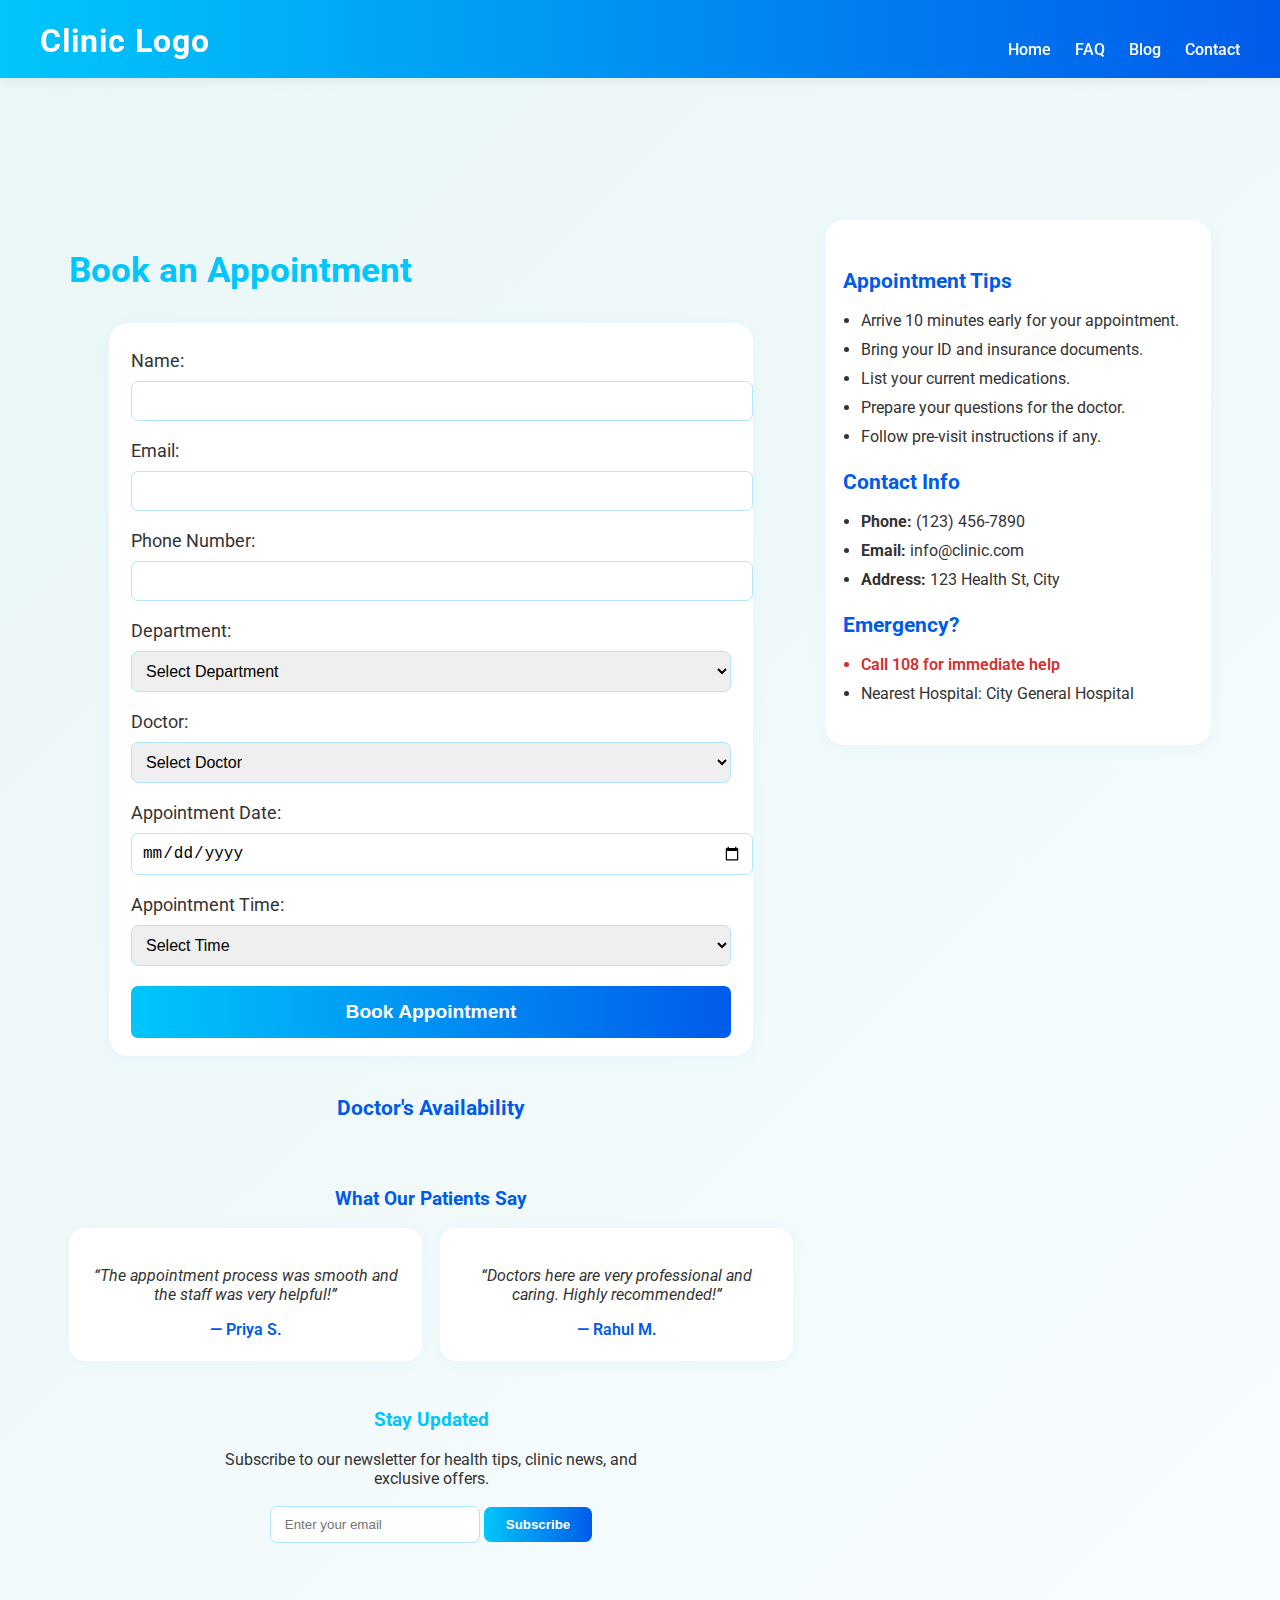
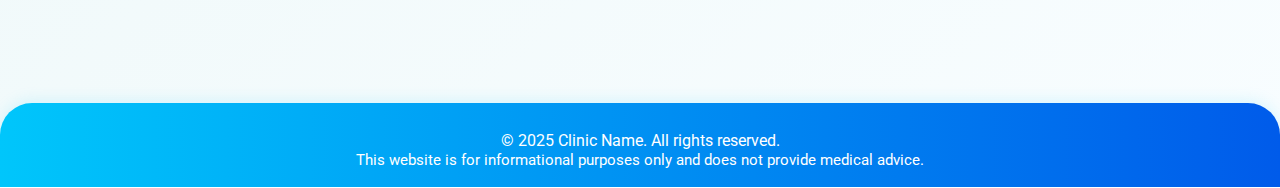
<file: appointment.html>
<!DOCTYPE html>
<html lang="en">

<head>
    <meta charset="UTF-8">
    <meta name="viewport" content="width=device-width, initial-scale=1.0">
    <title>Appointment Booking</title>
    <link rel="preconnect" href="https://fonts.googleapis.com">
    <link rel="preconnect" href="https://fonts.gstatic.com" crossorigin>
    <link href="https://fonts.googleapis.com/css2?family=Roboto:wght@400;700&display=swap" rel="stylesheet">
    <style>
        body {
            font-family: 'Roboto', Arial, sans-serif;
            margin: 0;
            padding: 0;
            color: #333;
            background: linear-gradient(135deg, #eaf6f6 0%, #f8fdff 100%);
            scroll-behavior: smooth;
        }
        .container {
            max-width: 1200px;
            margin: 0 auto;
            padding: 20px;
        }
        .blog-header {
            background: linear-gradient(90deg, #00c6fb 0%, #005bea 100%);
            padding: 22px 0 18px 0;
            position: fixed;
            width: 100%;
            top: 0;
            z-index: 1000;
            box-shadow: 0 2px 12px rgba(0,0,0,0.07);
        }
        .navbar {
            display: flex;
            justify-content: space-between;
            align-items: center;
            max-width: 1200px;
            margin: 0 auto;
            padding: 0 20px;
        }
        .navbar .logo {
            font-size: 2rem;
            color: #fff;
            font-weight: 700;
            text-decoration: none;
            letter-spacing: 1px;
        }
        .navbar .nav-links {
            list-style: none;
            display: flex;
            gap: 1.5rem;
            margin-bottom: 0;
        }
        .navbar .nav-links li a {
            color: #fff;
            font-weight: 500;
            text-decoration: none;
            transition: color 0.2s;
        }
        .navbar .nav-links li a:hover {
            color: #ffe082;
        }
        .appointment-booking {
            margin-top: 120px;
            padding: 40px 0;
            background: none;
            display: flex;
            gap: 32px;
        }
        .main-content {
            flex: 2 1 600px;
        }
        .sidebar {
            flex: 1 1 320px;
            background: #fff;
            border-radius: 1.2rem;
            box-shadow: 0 2px 16px 0 #00c6fb11;
            padding: 28px 18px 18px 18px;
            min-width: 260px;
            max-width: 350px;
            height: fit-content;
        }
        .sidebar h3 {
            color: #005bea;
            font-size: 1.3rem;
            font-weight: 700;
            margin-bottom: 18px;
        }
        .sidebar ul {
            padding-left: 18px;
            margin-bottom: 24px;
        }
        .sidebar ul li {
            margin-bottom: 10px;
            color: #333;
        }
        .sidebar ul li a {
            color: #00c6fb;
            text-decoration: none;
            transition: color 0.2s;
        }
        .sidebar ul li a:hover {
            color: #005bea;
        }
        .appointment-booking h2 {
            text-align: left;
            font-size: 2.2rem;
            color: #00c6fb;
            margin-bottom: 32px;
            font-weight: 700;
        }
        .booking-form {
            max-width: 600px;
            margin: 0 auto;
            padding: 28px 22px 18px 22px;
            background-color: #fff;
            border-radius: 1.2rem;
            box-shadow: 0 2px 16px 0 #00c6fb11;
        }
        .form-group {
            margin-bottom: 20px;
        }
        .form-group label {
            display: block;
            font-size: 1.1rem;
            color: #333;
            margin-bottom: 10px;
        }
        .form-group input,
        .form-group select {
            width: 100%;
            padding: 10px;
            font-size: 1rem;
            border: 1.5px solid #b3e5fc;
            border-radius: 7px;
        }
        .form-group input:focus,
        .form-group select:focus {
            border-color: #00c6fb;
            outline: none;
            box-shadow: 0 0 8px rgba(0, 198, 251, 0.2);
        }
        .btn-submit {
            display: block;
            width: 100%;
            padding: 15px;
            font-size: 1.2rem;
            color: #fff;
            background: linear-gradient(90deg,#00c6fb 0%,#005bea 100%);
            border: none;
            border-radius: 7px;
            cursor: pointer;
            font-weight: 600;
            transition: background 0.3s;
        }
        .btn-submit:hover {
            background: linear-gradient(90deg,#005bea 0%,#00c6fb 100%);
        }
        .schedule-calendar {
            margin-top: 40px;
            text-align: center;
        }
        .schedule-calendar h3 {
            font-size: 1.3rem;
            color: #005bea;
            margin-bottom: 20px;
            font-weight: 700;
        }
        #calendar {
            display: flex;
            justify-content: center;
            flex-wrap: wrap;
            gap: 10px;
        }
        #calendar .day {
            width: 100px;
            height: 100px;
            background: linear-gradient(135deg,#00c6fb 0%,#005bea 100%);
            color: #fff;
            border-radius: 1rem;
            display: flex;
            justify-content: center;
            align-items: center;
            font-size: 1.1rem;
            transition: transform 0.3s;
            cursor: pointer;
            font-weight: 500;
        }
        #calendar .day:hover {
            transform: scale(1.1);
            box-shadow: 0 4px 16px 0 #00c6fb33;
        }
        .blog-footer {
            background: linear-gradient(90deg, #00c6fb 0%, #005bea 100%);
            color: #fff;
            text-align: center;
            padding: 28px 0 18px 0;
            margin-top: 60px;
            border-radius: 2rem 2rem 0 0;
            box-shadow: 0 -2px 16px 0 #00c6fb22;
        }
        @media (max-width: 900px) {
            .appointment-booking {
                flex-direction: column;
            }
            .sidebar {
                max-width: 100%;
                margin-top: 32px;
            }
        }
        @media (max-width: 600px) {
            .container {
                padding: 8px;
            }
            .blog-header {
                padding: 12px 0 8px 0;
            }
            .navbar {
                flex-direction: column;
                gap: 8px;
                padding: 0 4px;
            }
            .sidebar {
                padding: 12px 2vw 10px 2vw;
            }
            .booking-form {
                padding: 12px 2vw 10px 2vw;
            }
        }
    </style>
</head>

<body>

    <!-- Header/Navbar -->
    <header class="blog-header">
        <nav class="navbar">
            <a href="index.html" class="logo">Clinic Logo</a>
            <ul class="nav-links">
                <li><a href="index.html">Home</a></li>
                <li><a href="faq.html">FAQ</a></li>
                <li><a href="blog.html">Blog</a></li>
                <li><a href="#contact">Contact</a></li>
            </ul>
        </nav>
    </header>

    <!-- Appointment Booking Section -->
    <section id="appointment-booking" class="appointment-booking">
        <div class="container" style="margin-top:0;">
            <div class="appointment-booking" style="margin-top:0;">
                <div class="main-content">
                    <h2>Book an Appointment</h2>
                    <div class="booking-form" aria-label="Appointment Booking Form">
                        <form id="appointment-form" autocomplete="on">
                            <div class="form-group">
                                <label for="patient-name">Name:</label>
                                <input type="text" id="patient-name" name="patient-name" required aria-required="true" aria-label="Name">
                            </div>
                            <div class="form-group">
                                <label for="patient-email">Email:</label>
                                <input type="email" id="patient-email" name="patient-email" required aria-required="true" aria-label="Email">
                            </div>
                            <div class="form-group">
                                <label for="patient-phone">Phone Number:</label>
                                <input type="tel" id="patient-phone" name="patient-phone" required aria-required="true" aria-label="Phone Number">
                            </div>
                            <div class="form-group">
                                <label for="department">Department:</label>
                                <select id="department" name="department" required aria-required="true" aria-label="Department">
                                    <option value="" disabled selected>Select Department</option>
                                    <option value="cardiology">Cardiology</option>
                                    <option value="orthopedics">Orthopedics</option>
                                    <option value="pediatrics">Pediatrics</option>
                                    <option value="dermatology">Dermatology</option>
                                    <option value="neurology">Neurology</option>
                                </select>
                            </div>
                            <div class="form-group">
                                <label for="doctor">Doctor:</label>
                                <select id="doctor" name="doctor" required aria-required="true" aria-label="Doctor">
                                    <option value="" disabled selected>Select Doctor</option>
                                    <option value="dr-smith">Dr. Smith</option>
                                    <option value="dr-jones">Dr. Jones</option>
                                    <option value="dr-lee">Dr. Lee</option>
                                    <option value="dr-patel">Dr. Patel</option>
                                </select>
                            </div>
                            <div class="form-group">
                                <label for="appointment-date">Appointment Date:</label>
                                <input type="date" id="appointment-date" name="appointment-date" required aria-required="true" aria-label="Appointment Date">
                            </div>
                            <div class="form-group">
                                <label for="appointment-time">Appointment Time:</label>
                                <select id="appointment-time" name="appointment-time" required aria-required="true" aria-label="Appointment Time">
                                    <option value="" disabled selected>Select Time</option>
                                    <option value="9am">09:00 AM</option>
                                    <option value="10am">10:00 AM</option>
                                    <option value="11am">11:00 AM</option>
                                    <option value="12pm">12:00 PM</option>
                                    <option value="2pm">02:00 PM</option>
                                    <option value="3pm">03:00 PM</option>
                                </select>
                            </div>
                            <button type="submit" class="btn-submit">Book Appointment</button>
                        </form>
                    </div>
                    <!-- Schedule Calendar -->
                    <div class="schedule-calendar">
                        <h3>Doctor's Availability</h3>
                        <div id="calendar" aria-label="Doctor's Availability Calendar">
                            <!-- Calendar will be populated here -->
                        </div>
                    </div>
                    <!-- Testimonials Section -->
                    <div class="testimonials-section" style="margin-top:48px;text-align:center;">
                        <h3 style="color:#005bea;font-weight:700;margin-bottom:18px;">What Our Patients Say</h3>
                        <div class="testimonial-slider" style="display:flex;gap:18px;justify-content:center;flex-wrap:wrap;">
                            <div class="testimonial-card" style="background:#fff;border-radius:1rem;box-shadow:0 2px 16px 0 #00c6fb11;padding:22px 20px;max-width:320px;min-width:220px;flex:1 1 220px;">
                                <p style="font-style:italic;color:#333;">“The appointment process was smooth and the staff was very helpful!”</p>
                                <div class="author" style="margin-top:10px;font-weight:600;color:#005bea;">— Priya S.</div>
                            </div>
                            <div class="testimonial-card" style="background:#fff;border-radius:1rem;box-shadow:0 2px 16px 0 #00c6fb11;padding:22px 20px;max-width:320px;min-width:220px;flex:1 1 220px;">
                                <p style="font-style:italic;color:#333;">“Doctors here are very professional and caring. Highly recommended!”</p>
                                <div class="author" style="margin-top:10px;font-weight:600;color:#005bea;">— Rahul M.</div>
                            </div>
                        </div>
                    </div>
                    <!-- Newsletter Signup -->
                    <div class="newsletter-section" style="margin-top:48px;text-align:center;">
                        <h3 style="color:#00c6fb;font-weight:700;">Stay Updated</h3>
                        <p style="color:#333;max-width:420px;margin:0 auto 18px auto;">Subscribe to our newsletter for health tips, clinic news, and exclusive offers.</p>
                        <form class="newsletter-form" onsubmit="event.preventDefault();alert('Thank you for subscribing!');">
                            <input type="email" name="newsletter-email" placeholder="Enter your email" required style="padding:10px 14px;border-radius:7px;border:1.5px solid #b3e5fc;min-width:180px;">
                            <button type="submit" style="padding:10px 22px;border-radius:7px;border:none;background:linear-gradient(90deg,#00c6fb 0%,#005bea 100%);color:#fff;font-weight:600;transition:background 0.2s;">Subscribe</button>
                        </form>
                    </div>
                </div>
                <!-- Sidebar -->
                <aside class="sidebar">
                    <h3>Appointment Tips</h3>
                    <ul>
                        <li>Arrive 10 minutes early for your appointment.</li>
                        <li>Bring your ID and insurance documents.</li>
                        <li>List your current medications.</li>
                        <li>Prepare your questions for the doctor.</li>
                        <li>Follow pre-visit instructions if any.</li>
                    </ul>
                    <h3>Contact Info</h3>
                    <ul>
                        <li><strong>Phone:</strong> (123) 456-7890</li>
                        <li><strong>Email:</strong> info@clinic.com</li>
                        <li><strong>Address:</strong> 123 Health St, City</li>
                    </ul>
                    <h3>Emergency?</h3>
                    <ul>
                        <li style="color:#d32f2f;font-weight:600;">Call 108 for immediate help</li>
                        <li>Nearest Hospital: City General Hospital</li>
                    </ul>
                </aside>
            </div>
        </div>
    </section>

    <!-- Footer -->
    <footer class="blog-footer">
    &copy; 2025 Clinic Name. All rights reserved.<br>
    <span style="font-size:0.95em;">This website is for informational purposes only and does not provide medical advice.</span>
    </footer>

    <script>
        // Function to populate calendar with available dates
        function populateCalendar() {
            const calendar = document.getElementById('calendar');
            const days = 30; // Number of days to display
            for (let i = 1; i <= days; i++) {
                const day = document.createElement('div');
                day.classList.add('day');
                day.textContent = `Aug ${i}`;
                calendar.appendChild(day);
            }
        }
        // Form Submission with modal
        document.getElementById('appointment-form').addEventListener('submit', function (event) {
            event.preventDefault();
            document.getElementById('success-modal').style.display = 'flex';
        });
        window.onload = populateCalendar;
</footer>

<!-- Success Modal -->
<div id="success-modal" style="display:none;position:fixed;top:0;left:0;width:100vw;height:100vh;background:rgba(0,0,0,0.4);align-items:center;justify-content:center;z-index:2000;">
    <div style="background:#fff;padding:32px 24px;border-radius:1.2rem;box-shadow:0 2px 24px 0 #00c6fb33;text-align:center;max-width:340px;width:90vw;">
        <h2 style="color:#00c6fb;margin-bottom:12px;">Appointment Booked!</h2>
        <p style="color:#333;">Thank you for booking your appointment. We look forward to seeing you!</p>
        <button onclick="document.getElementById('success-modal').style.display='none'" style="margin-top:18px;padding:10px 22px;border-radius:7px;border:none;background:linear-gradient(90deg,#00c6fb 0%,#005bea 100%);color:#fff;font-weight:600;">Close</button>
    </div>
</div>
    </script>




</body>

</html>
</file>
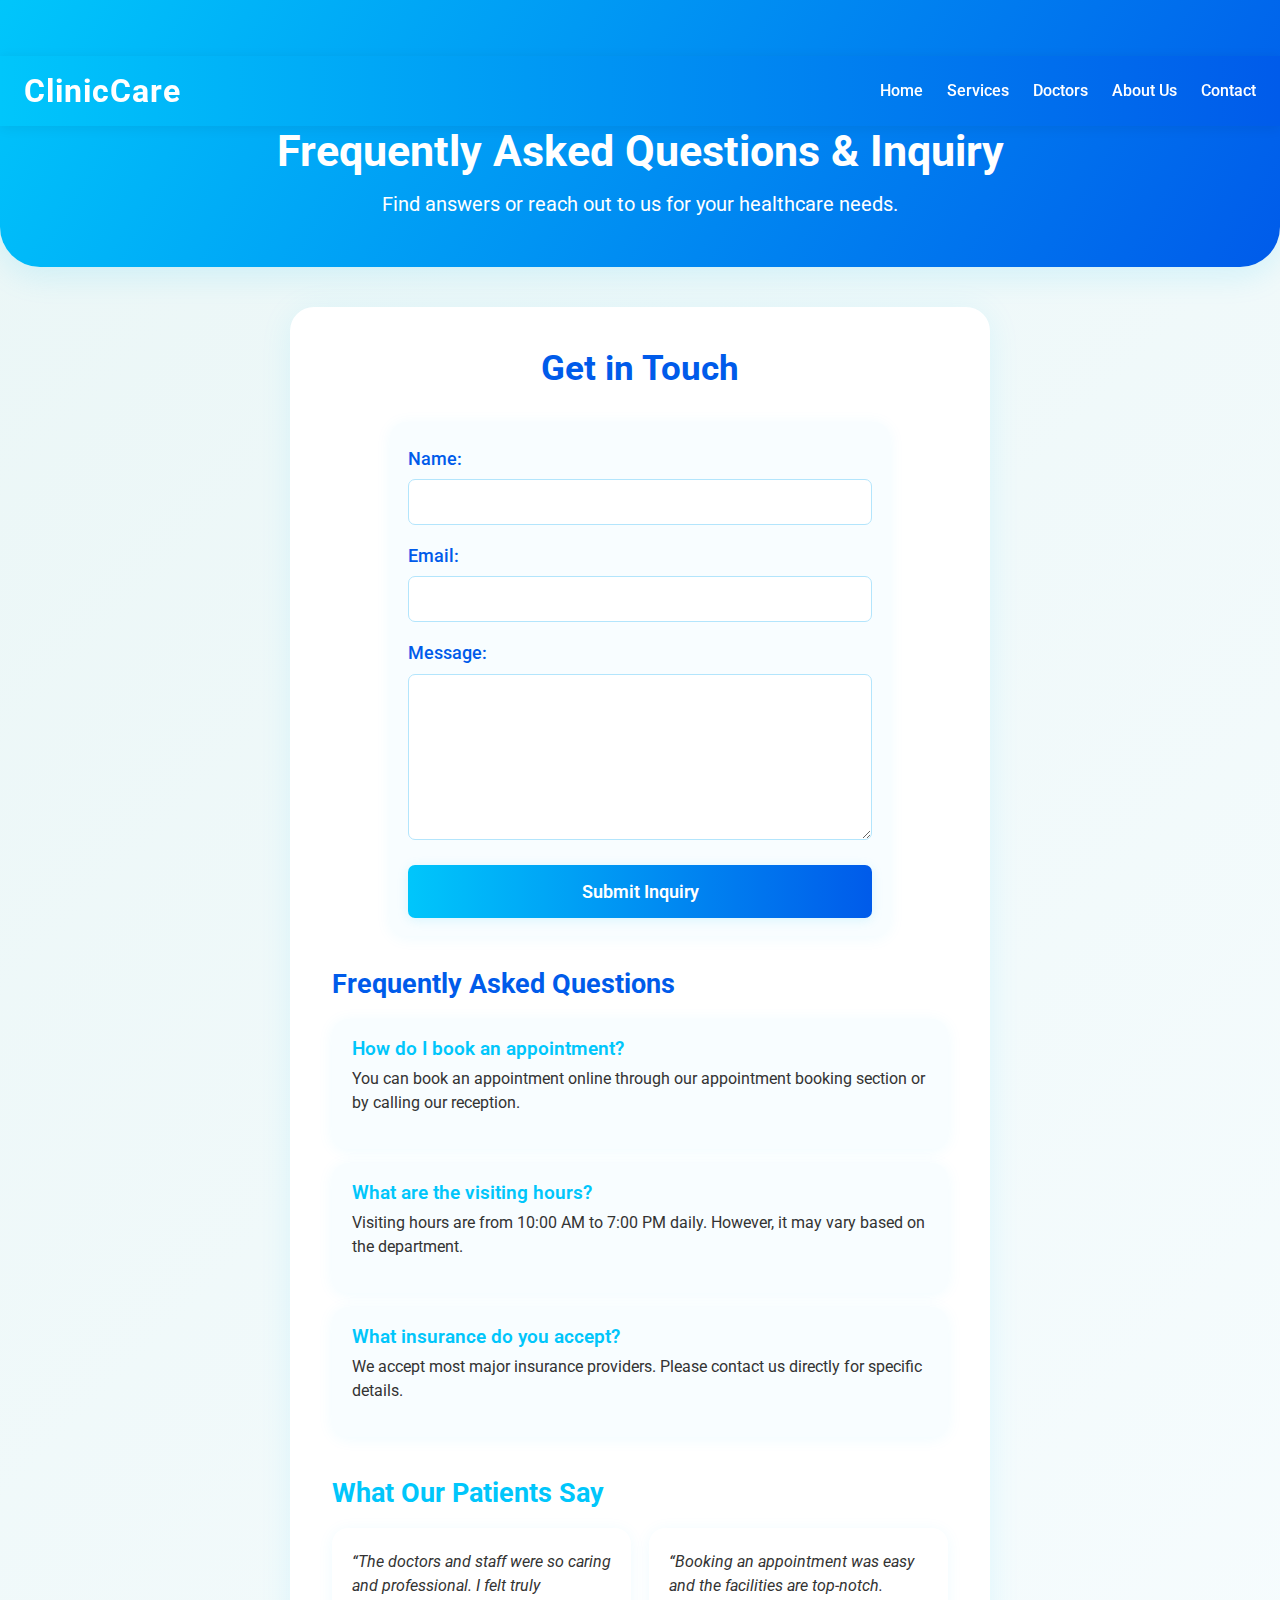
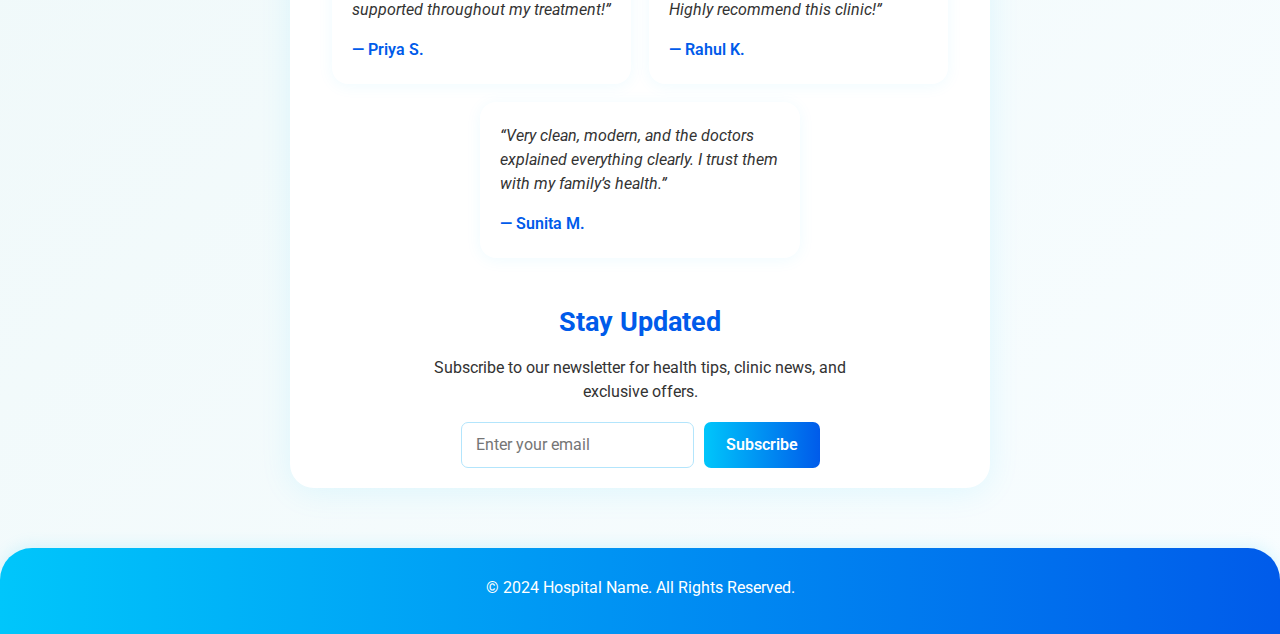
<file: faq.html>
<!DOCTYPE html>
<html lang="en">
<head>
    <meta charset="UTF-8">
    <meta name="viewport" content="width=device-width, initial-scale=1.0">
    <title>Clinic FAQ & Inquiry</title>
    <link href="https://cdn.jsdelivr.net/npm/bootstrap@5.3.3/dist/css/bootstrap.min.css" rel="stylesheet">
    <link rel="preconnect" href="https://fonts.googleapis.com">
    <link rel="preconnect" href="https://fonts.gstatic.com" crossorigin>
    <link href="https://fonts.googleapis.com/css2?family=Roboto:wght@400;700&display=swap" rel="stylesheet">
    <style>
        body {
            font-family: 'Roboto', Arial, sans-serif;
            background: linear-gradient(135deg, #eaf6f6 0%, #f8fdff 100%);
            min-height: 100vh;
        }
        .navbar {
            background: linear-gradient(90deg, #00c6fb 0%, #005bea 100%);
            box-shadow: 0 2px 12px rgba(0,0,0,0.07);
            padding: 0.7rem 0;
            position: sticky;
            top: 0;
            z-index: 100;
        }
        .navbar .logo {
            color: #fff;
            font-size: 2rem;
            font-weight: 700;
            text-decoration: none;
            letter-spacing: 1px;
        }
        .nav-links {
            list-style: none;
            display: flex;
            gap: 1.5rem;
            margin-bottom: 0;
        }
        .nav-links li a {
            color: #fff;
            font-weight: 500;
            text-decoration: none;
            transition: color 0.2s;
        }
        .nav-links li a:hover {
            color: #ffe082;
        }
        .hero-gradient {
            background: linear-gradient(120deg, #00c6fb 0%, #005bea 100%);
            color: #fff;
            padding: 3.5rem 0 2.5rem 0;
            text-align: center;
            border-radius: 0 0 2.5rem 2.5rem;
            box-shadow: 0 8px 32px 0 #00c6fb22;
        }
        .hero-gradient h1 {
            font-size: 2.7rem;
            font-weight: 700;
            margin-bottom: 0.7rem;
        }
        .hero-gradient p {
            font-size: 1.25rem;
            margin-bottom: 0.5rem;
        }
        .inquiry-form {
            margin-top: 40px;
            padding: 40px 20px 20px 20px;
            background: #fff;
            border-radius: 1.5rem;
            box-shadow: 0 4px 32px 0 #00c6fb18;
            max-width: 700px;
            margin-left: auto;
            margin-right: auto;
        }
        .inquiry-form h2 {
            text-align: center;
            font-size: 2.2rem;
            color: #005bea;
            margin-bottom: 32px;
            font-weight: 700;
        }
        .contact-form {
            max-width: 500px;
            margin: 0 auto 32px auto;
            padding: 24px 18px 18px 18px;
            background: #f8fdff;
            border-radius: 1rem;
            box-shadow: 0 2px 16px 0 #00c6fb11;
        }
        .contact-form .form-group {
            margin-bottom: 18px;
        }
        .contact-form label {
            font-size: 1.1rem;
            color: #005bea;
            margin-bottom: 7px;
            font-weight: 500;
        }
        .contact-form input,
        .contact-form textarea {
            width: 100%;
            padding: 10px 12px;
            font-size: 1rem;
            border: 1.5px solid #b3e5fc;
            border-radius: 7px;
            background: #fff;
            transition: border 0.2s, box-shadow 0.2s;
        }
        .contact-form input:focus,
        .contact-form textarea:focus {
            border-color: #00c6fb;
            outline: none;
            box-shadow: 0 0 8px #00c6fb33;
        }
        .contact-form .btn-submit {
            width: 100%;
            padding: 13px;
            font-size: 1.15rem;
            color: #fff;
            background: linear-gradient(90deg, #00c6fb 0%, #005bea 100%);
            border: none;
            border-radius: 7px;
            font-weight: 600;
            cursor: pointer;
            box-shadow: 0 2px 12px 0 #00c6fb22;
            transition: background 0.2s, box-shadow 0.2s;
        }
        .contact-form .btn-submit:hover {
            background: linear-gradient(90deg, #005bea 0%, #00c6fb 100%);
            box-shadow: 0 4px 24px 0 #005bea33;
        }
        .faq-section {
            margin-top: 30px;
            padding: 0 10px;
        }
        .faq-section h3 {
            font-size: 1.7rem;
            color: #005bea;
            margin-bottom: 18px;
            font-weight: 700;
        }
        .faq-item {
            background: #f8fdff;
            padding: 18px 20px;
            border-radius: 1rem;
            margin-bottom: 14px;
            box-shadow: 0 2px 16px 0 #00c6fb11;
            transition: box-shadow 0.2s, transform 0.2s;
        }
        .faq-item h4 {
            font-size: 1.2rem;
            color: #00c6fb;
            margin-bottom: 7px;
            font-weight: 600;
        }
        .faq-item p {
            font-size: 1rem;
            color: #333;
        }
        .faq-item:hover {
            box-shadow: 0 6px 32px 0 #00c6fb33;
            transform: translateY(-2px) scale(1.02);
        }
        .blog-footer {
            background: linear-gradient(90deg, #00c6fb 0%, #005bea 100%);
            color: #fff;
            text-align: center;
            padding: 28px 0 18px 0;
            margin-top: 60px;
            border-radius: 2rem 2rem 0 0;
            box-shadow: 0 -2px 16px 0 #00c6fb22;
        }
        @media (max-width: 600px) {
            .inquiry-form {
                padding: 18px 2vw 10px 2vw;
            }
            .contact-form {
                padding: 12px 2vw 10px 2vw;
            }
            .faq-section {
                padding: 0;
            }
        }
    </style>
</head>
<body>
    <!-- Header / Hero Section -->
    <header class="hero-gradient">
        <nav class="navbar d-flex align-items-center justify-content-between px-4">
            <a href="#" class="logo">ClinicCare</a>
            <ul class="nav-links">
                <li><a href="#home">Home</a></li>
                <li><a href="#services">Services</a></li>
                <li><a href="#doctors">Doctors</a></li>
                <li><a href="#about">About Us</a></li>
                <li><a href="#contact">Contact</a></li>
            </ul>
        </nav>
        <div class="container">
            <h1>Frequently Asked Questions & Inquiry</h1>
            <p>Find answers or reach out to us for your healthcare needs.</p>
        </div>
    </header>

    <!-- Inquiry Form Section -->
    <section id="inquiry-form" class="inquiry-form">
        <div class="container">
            <h2>Get in Touch</h2>
            
            <!-- Contact Form -->
            <div class="contact-form">
                <form id="contact-form">
                    <div class="form-group">
                        <label for="user-name">Name:</label>
                        <input type="text" id="user-name" name="user-name" required>
                    </div>
                    <div class="form-group">
                        <label for="user-email">Email:</label>
                        <input type="email" id="user-email" name="user-email" required>
                    </div>
                    <div class="form-group">
                        <label for="user-message">Message:</label>
                        <textarea id="user-message" name="user-message" rows="6" required></textarea>
                    </div>
                    <button type="submit" class="btn-submit">Submit Inquiry</button>
                </form>
            </div>

            <!-- FAQ Section -->
            <div class="faq-section">
                <h3>Frequently Asked Questions</h3>
                <div class="faq-item">
                    <h4>How do I book an appointment?</h4>
                    <p>You can book an appointment online through our appointment booking section or by calling our reception.</p>
                </div>
                <div class="faq-item">
                    <h4>What are the visiting hours?</h4>
                    <p>Visiting hours are from 10:00 AM to 7:00 PM daily. However, it may vary based on the department.</p>
                </div>
                <div class="faq-item">
                    <h4>What insurance do you accept?</h4>
                    <p>We accept most major insurance providers. Please contact us directly for specific details.</p>
                </div>
                <!-- Add more FAQ items as needed -->
                <!-- Testimonials Section -->
                <div class="testimonials-section" style="margin-top:40px;">
                    <h3 style="color:#00c6fb;font-weight:700;">What Our Patients Say</h3>
                    <div class="testimonial-cards" style="display:flex;flex-wrap:wrap;gap:18px;justify-content:center;">
                        <div class="testimonial-card" style="background:#fff;border-radius:1rem;box-shadow:0 2px 16px 0 #00c6fb11;padding:22px 20px;max-width:320px;min-width:220px;flex:1 1 220px;">
                            <p style="font-style:italic;color:#333;">“The doctors and staff were so caring and professional. I felt truly supported throughout my treatment!”</p>
                            <div style="margin-top:10px;font-weight:600;color:#005bea;">— Priya S.</div>
                        </div>
                        <div class="testimonial-card" style="background:#fff;border-radius:1rem;box-shadow:0 2px 16px 0 #00c6fb11;padding:22px 20px;max-width:320px;min-width:220px;flex:1 1 220px;">
                            <p style="font-style:italic;color:#333;">“Booking an appointment was easy and the facilities are top-notch. Highly recommend this clinic!”</p>
                            <div style="margin-top:10px;font-weight:600;color:#005bea;">— Rahul K.</div>
                        </div>
                        <div class="testimonial-card" style="background:#fff;border-radius:1rem;box-shadow:0 2px 16px 0 #00c6fb11;padding:22px 20px;max-width:320px;min-width:220px;flex:1 1 220px;">
                            <p style="font-style:italic;color:#333;">“Very clean, modern, and the doctors explained everything clearly. I trust them with my family’s health.”</p>
                            <div style="margin-top:10px;font-weight:600;color:#005bea;">— Sunita M.</div>
                        </div>
                    </div>
                </div>
                <!-- Newsletter Signup -->
                <div class="newsletter-section" style="margin-top:48px;text-align:center;">
                    <h3 style="color:#005bea;font-weight:700;">Stay Updated</h3>
                    <p style="color:#333;max-width:420px;margin:0 auto 18px auto;">Subscribe to our newsletter for health tips, clinic news, and exclusive offers.</p>
                    <form class="newsletter-form" style="display:flex;gap:10px;justify-content:center;flex-wrap:wrap;max-width:420px;margin:0 auto;">
                        <input type="email" name="newsletter-email" placeholder="Enter your email" required style="padding:10px 14px;border-radius:7px;border:1.5px solid #b3e5fc;min-width:180px;">
                        <button type="submit" style="padding:10px 22px;border-radius:7px;border:none;background:linear-gradient(90deg,#00c6fb 0%,#005bea 100%);color:#fff;font-weight:600;transition:background 0.2s;">Subscribe</button>
                    </form>
                </div>
            </div>
        </div>
    </section>

    <!-- Footer -->
    <footer class="blog-footer">
        <div class="container">
            <p>&copy; 2024 Hospital Name. All Rights Reserved.</p>
        </div>
    </footer>

    <script>
        // scripts.js

// Form Submission
document.getElementById('contact-form').addEventListener('submit', function(event) {
    event.preventDefault();
    alert('Your inquiry has been submitted successfully!');
});

    </script>
</body>
</html>
</file>
